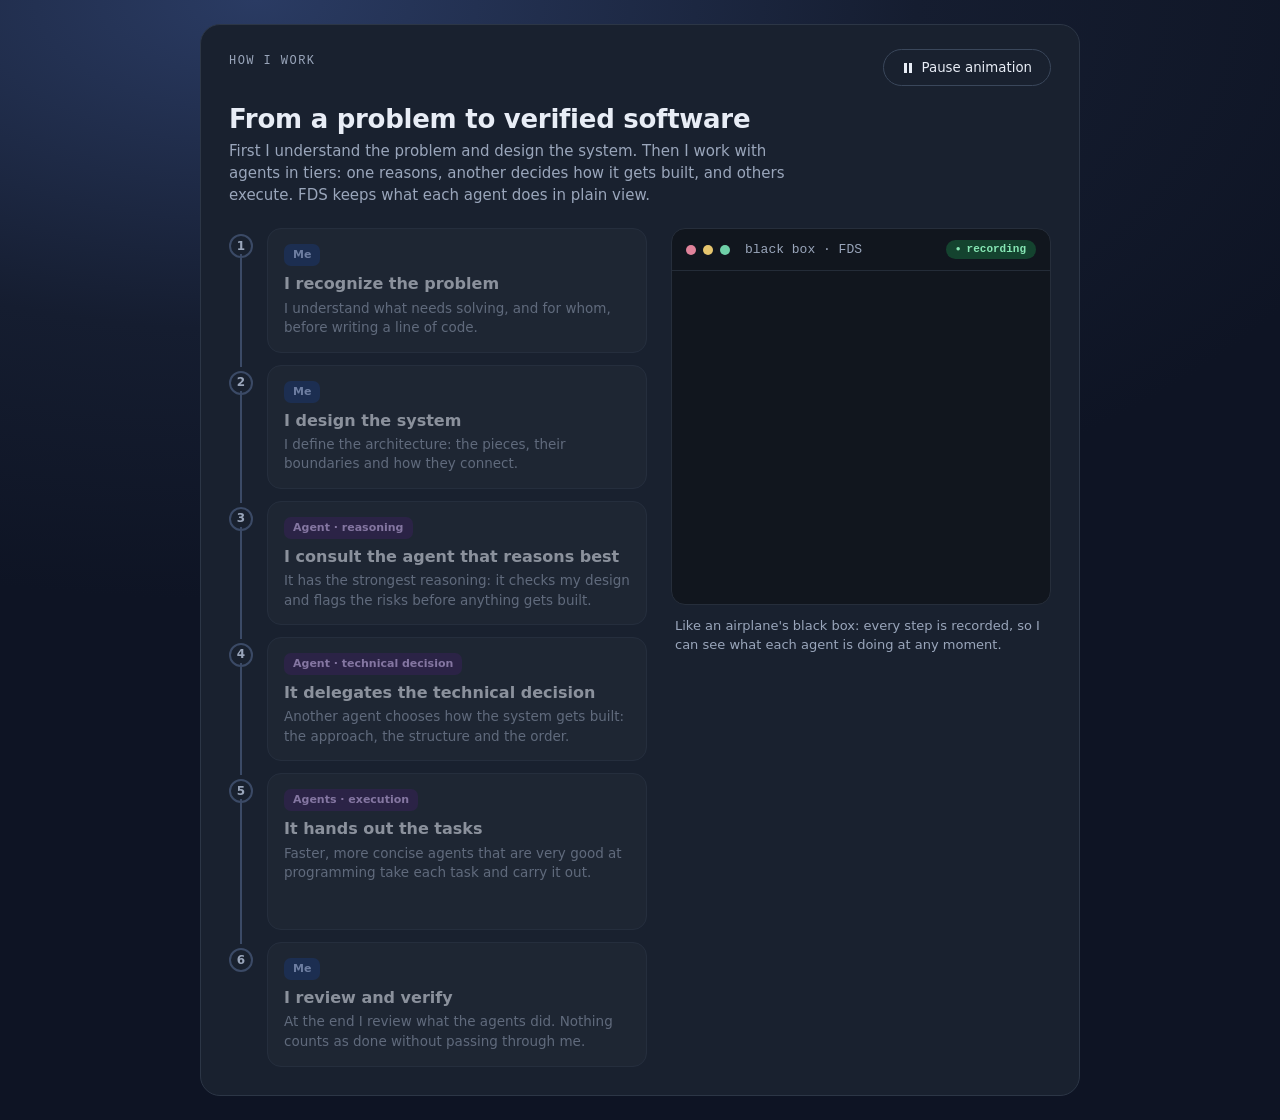
<file: docs/how-i-work.html>
<!doctype html>
<html lang="en">
<head>
<meta charset="utf-8">
<meta name="viewport" content="width=device-width, initial-scale=1">
<title>How I work</title>
<style>
  /* Only for this demo page. When you paste the component into your own site,
     leave this block out: your page already has a background. */
  html, body { margin: 0; }
  body { min-height: 100vh; display: grid; place-items: center; padding: 24px 16px; box-sizing: border-box;
         background: radial-gradient(1200px 600px at 20% 0%, #2a3b63 0%, #151d30 55%, #0e1424 100%);
         font-family: system-ui, -apple-system, "Segoe UI", Roboto, sans-serif; }
</style>
</head>
<body>

<!-- BEGIN fds-how: copy everything down to END fds-how into your page -->
<style>
  .fh {
    /* Colours: change these to match your site. */
    --fh-card: #19212f;
    --fh-card-border: #2c3646;
    --fh-step: #232b38;
    --fh-step-border: #303a4a;
    --fh-text: #e8edf6;
    --fh-muted: #9aa6bb;
    --fh-line: #3b4a66;
    --fh-accent: #8fb0ea;          /* done circle, active ring */
    --fh-me-bg: #1f3a6e;   --fh-me-fg: #b4cbff;
    --fh-agent-bg: #3b2559; --fh-agent-fg: #dcbcff;
    --fh-ok-bg: #14432f;   --fh-ok-fg: #86e6b4;
    --fh-log-bg: #11161e;
    --fh-radius: 20px;

    box-sizing: border-box;
    width: 100%; max-width: 880px; margin: 0 auto; padding: 24px 28px 28px;
    background: var(--fh-card); color: var(--fh-text);
    border: 1px solid var(--fh-card-border); border-radius: var(--fh-radius);
    font-family: system-ui, -apple-system, "Segoe UI", Roboto, sans-serif; line-height: 1.45;
  }
  .fh *, .fh *::before, .fh *::after { box-sizing: border-box; }
  .fh-top { display: flex; justify-content: space-between; align-items: flex-start; gap: 16px; }
  .fh-eyebrow { font: 500 12px/1 ui-monospace, "SF Mono", Menlo, Consolas, monospace; letter-spacing: .12em; text-transform: uppercase; color: var(--fh-muted); margin: 6px 0 0; }
  .fh-btn { display: inline-flex; align-items: center; gap: 8px; padding: 10px 18px; border-radius: 999px; cursor: pointer;
            background: transparent; color: var(--fh-text); border: 1px solid #3a475b; font: 600 14px/1 inherit; font-family: inherit; }
  .fh-btn:hover { background: rgba(255,255,255,.06); }
  .fh-btn:focus-visible { outline: 2px solid var(--fh-accent); outline-offset: 2px; }
  .fh-btn svg { width: 12px; height: 12px; fill: currentColor; }
  .fh h2 { margin: 18px 0 6px; font-size: 26px; line-height: 1.2; font-weight: 700; letter-spacing: -.01em; }
  .fh-lead { margin: 0 0 22px; max-width: 560px; color: var(--fh-muted); font-size: 15px; }

  .fh-grid { display: grid; grid-template-columns: minmax(0, 1fr) 380px; gap: 24px; align-items: start; }

  .fh-steps { list-style: none; margin: 0; padding: 0; }
  .fh-step { position: relative; display: grid; grid-template-columns: 24px 1fr; gap: 14px; padding-bottom: 12px; }
  .fh-step:last-child { padding-bottom: 0; }
  .fh-step::before { content: ""; position: absolute; left: 11px; top: 26px; bottom: -2px; width: 2px; background: var(--fh-line); }
  .fh-step:last-child::before { display: none; }
  .fh-dot { width: 24px; height: 24px; border-radius: 50%; display: grid; place-items: center; font-size: 12px; font-weight: 700;
            background: var(--fh-accent); color: #10203d; border: 2px solid var(--fh-accent); margin-top: 6px; z-index: 1; transition: all .35s; }
  .fh-dot .fh-n { display: none; }
  .fh-card { background: var(--fh-step); border: 1px solid var(--fh-step-border); border-radius: 14px; padding: 12px 16px 14px; transition: border-color .35s, box-shadow .35s, opacity .35s; }
  .fh-tag { display: inline-block; padding: 3px 9px; border-radius: 7px; font-size: 11px; font-weight: 600; margin-bottom: 6px; }
  .fh-tag.me { background: var(--fh-me-bg); color: var(--fh-me-fg); }
  .fh-tag.ag { background: var(--fh-agent-bg); color: var(--fh-agent-fg); }
  .fh-card h3 { margin: 0 0 3px; font-size: 16px; font-weight: 700; }
  .fh-card p { margin: 0; color: var(--fh-muted); font-size: 13.5px; }
  .fh-chips { display: flex; flex-wrap: wrap; gap: 8px; margin-top: 10px; }
  .fh-chip { background: var(--fh-ok-bg); color: var(--fh-ok-fg); border-radius: 999px; padding: 3px 10px; font-size: 11.5px; font-weight: 600; transition: opacity .3s, transform .3s; }

  /* The current step: a ring instead of a check. */
  .fh-step.fh-active .fh-dot { background: var(--fh-card); color: var(--fh-accent); box-shadow: 0 0 0 4px rgba(143,176,234,.22); }
  .fh-step.fh-active .fh-dot .fh-ck { display: none; }
  .fh-step.fh-active .fh-dot .fh-n { display: inline; }
  .fh-step.fh-active .fh-card { border-color: var(--fh-accent); box-shadow: 0 0 0 2px rgba(143,176,234,.18); }

  .fh-box { background: var(--fh-log-bg); border: 1px solid #262e3b; border-radius: 14px; overflow: hidden; }
  .fh-box-bar { display: flex; align-items: center; gap: 7px; padding: 11px 14px; border-bottom: 1px solid #242c38;
                font: 13px/1 ui-monospace, "SF Mono", Menlo, Consolas, monospace; color: var(--fh-muted); }
  .fh-light { width: 10px; height: 10px; border-radius: 50%; }
  .fh-light:nth-child(1) { background: #e0829a; } .fh-light:nth-child(2) { background: #e6c56e; } .fh-light:nth-child(3) { background: #6fd0a8; }
  .fh-box-name { margin-left: 8px; }
  .fh-rec { margin-left: auto; background: #14432f; color: #86e6b4; padding: 4px 10px; border-radius: 999px; font: 600 11px/1 ui-monospace, Menlo, Consolas, monospace; }
  .fh-rec::before { content: "●"; font-size: 8px; margin-right: 6px; vertical-align: 1px; }
  .fh-log { list-style: none; margin: 0; padding: 14px 16px 16px; font: 13.5px/1.6 ui-monospace, "SF Mono", Menlo, Consolas, monospace; min-height: 280px; }
  .fh-log li { display: grid; grid-template-columns: 34px max-content 1fr; column-gap: 4px; transition: opacity .35s, transform .35s; }
  .fh-log .no { color: var(--fh-muted); }
  .fh-log .who { color: #b58cf0; } .fh-log .who.me { color: #78aaff; }
  .fh-log .what { font-weight: 600; padding-left: 6px; }
  .fh-cap { margin: 12px 4px 0; color: var(--fh-muted); font-size: 13px; }

  /* With JavaScript the animation starts from the beginning; without it,
     everything is simply shown in its final state. */
  .fh-js .fh-step.fh-pending .fh-dot { background: transparent; color: var(--fh-muted); border-color: var(--fh-line); }
  .fh-js .fh-step.fh-pending .fh-dot .fh-ck { display: none; }
  .fh-js .fh-step.fh-pending .fh-dot .fh-n { display: inline; }
  .fh-js .fh-step.fh-pending .fh-card { opacity: .55; }
  .fh-js .fh-log li.fh-hide { opacity: 0; transform: translateY(4px); }
  .fh-js .fh-chip.fh-hide { opacity: 0; transform: scale(.9); }

  @media (max-width: 780px) {
    .fh { padding: 18px 16px 22px; }
    .fh-grid { grid-template-columns: 1fr; }
    .fh h2 { font-size: 22px; }
    .fh-log { min-height: 0; font-size: 12.5px; }
  }
  @media (prefers-reduced-motion: reduce) {
    .fh *, .fh *::before { transition: none !important; }
  }
</style>

<section class="fh" id="fds-how" aria-labelledby="fh-title">
  <div class="fh-top">
    <p class="fh-eyebrow">How I work</p>
    <button class="fh-btn" type="button" data-fh-toggle aria-pressed="true">
      <svg viewBox="0 0 12 12" aria-hidden="true" data-fh-icon><path d="M2 1l9 5-9 5z"/></svg>
      <span data-fh-label>Pause animation</span>
    </button>
  </div>

  <h2 id="fh-title">From a problem to verified software</h2>
  <p class="fh-lead">First I understand the problem and design the system. Then I work with agents in tiers: one reasons, another decides how it gets built, and others execute. FDS keeps what each agent does in plain view.</p>

  <div class="fh-grid">
    <ol class="fh-steps">
      <li class="fh-step fh-done"><span class="fh-dot"><span class="fh-ck">✓</span><span class="fh-n">1</span></span>
        <div class="fh-card"><span class="fh-tag me">Me</span><h3>I recognize the problem</h3><p>I understand what needs solving, and for whom, before writing a line of code.</p></div></li>
      <li class="fh-step fh-done"><span class="fh-dot"><span class="fh-ck">✓</span><span class="fh-n">2</span></span>
        <div class="fh-card"><span class="fh-tag me">Me</span><h3>I design the system</h3><p>I define the architecture: the pieces, their boundaries and how they connect.</p></div></li>
      <li class="fh-step fh-done"><span class="fh-dot"><span class="fh-ck">✓</span><span class="fh-n">3</span></span>
        <div class="fh-card"><span class="fh-tag ag">Agent · reasoning</span><h3>I consult the agent that reasons best</h3><p>It has the strongest reasoning: it checks my design and flags the risks before anything gets built.</p></div></li>
      <li class="fh-step fh-done"><span class="fh-dot"><span class="fh-ck">✓</span><span class="fh-n">4</span></span>
        <div class="fh-card"><span class="fh-tag ag">Agent · technical decision</span><h3>It delegates the technical decision</h3><p>Another agent chooses how the system gets built: the approach, the structure and the order.</p></div></li>
      <li class="fh-step fh-done"><span class="fh-dot"><span class="fh-ck">✓</span><span class="fh-n">5</span></span>
        <div class="fh-card"><span class="fh-tag ag">Agents · execution</span><h3>It hands out the tasks</h3><p>Faster, more concise agents that are very good at programming take each task and carry it out.</p>
          <div class="fh-chips"><span class="fh-chip">Task 1 · ready</span><span class="fh-chip">Task 2 · ready</span><span class="fh-chip">Task 3 · ready</span></div></div></li>
      <li class="fh-step fh-active"><span class="fh-dot"><span class="fh-ck">✓</span><span class="fh-n">6</span></span>
        <div class="fh-card"><span class="fh-tag me">Me</span><h3>I review and verify</h3><p>At the end I review what the agents did. Nothing counts as done without passing through me.</p></div></li>
    </ol>

    <div>
      <div class="fh-box" role="img" aria-label="Log of the steps, as FDS records them: problem recognized, architecture defined, consultation sent to the reasoning agent, technical decision delegated, three tasks assigned, tasks run and finished, changes reviewed.">
        <div class="fh-box-bar"><i class="fh-light"></i><i class="fh-light"></i><i class="fh-light"></i><span class="fh-box-name">black box · FDS</span><span class="fh-rec">recording</span></div>
        <ol class="fh-log" aria-hidden="true">
          <li><span class="no">#01</span><span class="who me">[me]</span><span class="what">problem recognized</span></li>
          <li><span class="no">#02</span><span class="who me">[me]</span><span class="what">architecture defined</span></li>
          <li><span class="no">#03</span><span class="who me">[me]</span><span class="what">consultation sent → reasoning agent</span></li>
          <li><span class="no">#04</span><span class="who">[reasoning]</span><span class="what">technical decision delegated → decision agent</span></li>
          <li><span class="no">#05</span><span class="who">[decision]</span><span class="what">3 tasks assigned → execution agents</span></li>
          <li><span class="no">#06</span><span class="who">[execution]</span><span class="what">task 1 · running</span></li>
          <li><span class="no">#07</span><span class="who">[execution]</span><span class="what">task 2 · running</span></li>
          <li><span class="no">#08</span><span class="who">[execution]</span><span class="what">task 3 · running</span></li>
          <li><span class="no">#09</span><span class="who">[execution]</span><span class="what">tasks finished</span></li>
          <li><span class="no">#10</span><span class="who me">[me]</span><span class="what">reviewing the changes</span></li>
        </ol>
      </div>
      
      <p class="fh-cap">Like an airplane's black box: every step is recorded, so I can see what each agent is doing at any moment.</p>
    </div>
  </div>
</section>

<script>
(function () {
  var root = document.getElementById("fds-how");
  if (!root) return;
  var steps = [].slice.call(root.querySelectorAll(".fh-step"));
  var logs = [].slice.call(root.querySelectorAll(".fh-log li"));
  var chips = [].slice.call(root.querySelectorAll(".fh-chip"));
  var btn = root.querySelector("[data-fh-toggle]");
  var label = root.querySelector("[data-fh-label]");
  var icon = root.querySelector("[data-fh-icon]");
  var PLAY = '<path d="M2 1l9 5-9 5z"/>', PAUSE = '<path d="M2 1h3v10H2zM7 1h3v10H7z"/>';

  // Each frame: which step is current, how many are done, how many log lines and chips show.
  var frames = [
    { active: -1, done: 0, logs: 0, chips: 0 },
    { active: 0,  done: 0, logs: 0, chips: 0 },
    { active: 1,  done: 1, logs: 1, chips: 0 },
    { active: 2,  done: 2, logs: 2, chips: 0 },
    { active: 3,  done: 3, logs: 3, chips: 0 },
    { active: 4,  done: 4, logs: 4, chips: 0 },
    { active: 4,  done: 4, logs: 5, chips: 0 },
    { active: 4,  done: 4, logs: 6, chips: 1 },
    { active: 4,  done: 4, logs: 7, chips: 2 },
    { active: 4,  done: 4, logs: 8, chips: 3 },
    { active: 5,  done: 5, logs: 9, chips: 3 },
    { active: 5,  done: 5, logs: 10, chips: 3 }
  ];
  var STEP_MS = 1150, HOLD_MS = 5200;
  var i = frames.length - 1, timer = null, playing = false, visible = true;
  var reduced = window.matchMedia && matchMedia("(prefers-reduced-motion: reduce)").matches;

  function show(f) {
    steps.forEach(function (s, k) {
      s.classList.remove("fh-done", "fh-active", "fh-pending");
      s.classList.add(k < f.done ? "fh-done" : k === f.active ? "fh-active" : "fh-pending");
    });
    logs.forEach(function (l, k) { l.classList.toggle("fh-hide", k >= f.logs); });
    chips.forEach(function (c, k) { c.classList.toggle("fh-hide", k >= f.chips); });
  }
  function tick() {
    i = (i + 1) % frames.length;
    show(frames[i]);
    timer = setTimeout(tick, i === frames.length - 1 ? HOLD_MS : STEP_MS);
  }
  function setUi() {
    btn.setAttribute("aria-pressed", String(playing));
    label.textContent = playing ? "Pause animation" : (i === frames.length - 1 && reduced ? "Play animation" : "Resume animation");
    icon.innerHTML = playing ? PAUSE : PLAY;
  }
  function play() { if (playing) return; playing = true; setUi(); clearTimeout(timer); timer = setTimeout(tick, i === frames.length - 1 ? 600 : STEP_MS); }
  function pause() { playing = false; clearTimeout(timer); setUi(); }

  root.classList.add("fh-js");
  btn.addEventListener("click", function () { playing ? pause() : play(); });

  if (reduced) { show(frames[frames.length - 1]); setUi(); }
  else {
    i = 0; show(frames[0]);
    if ("IntersectionObserver" in window) {
      new IntersectionObserver(function (e) {
        visible = e[0].isIntersecting;
        if (visible && !root.hasAttribute("data-fh-user-paused")) play(); else if (!visible) pause();
      }, { threshold: 0.35 }).observe(root);
    } else { play(); }
  }
  btn.addEventListener("click", function () { playing ? root.removeAttribute("data-fh-user-paused") : root.setAttribute("data-fh-user-paused", ""); });
})();
</script>
<!-- END fds-how -->

</body>
</html>
</file>
